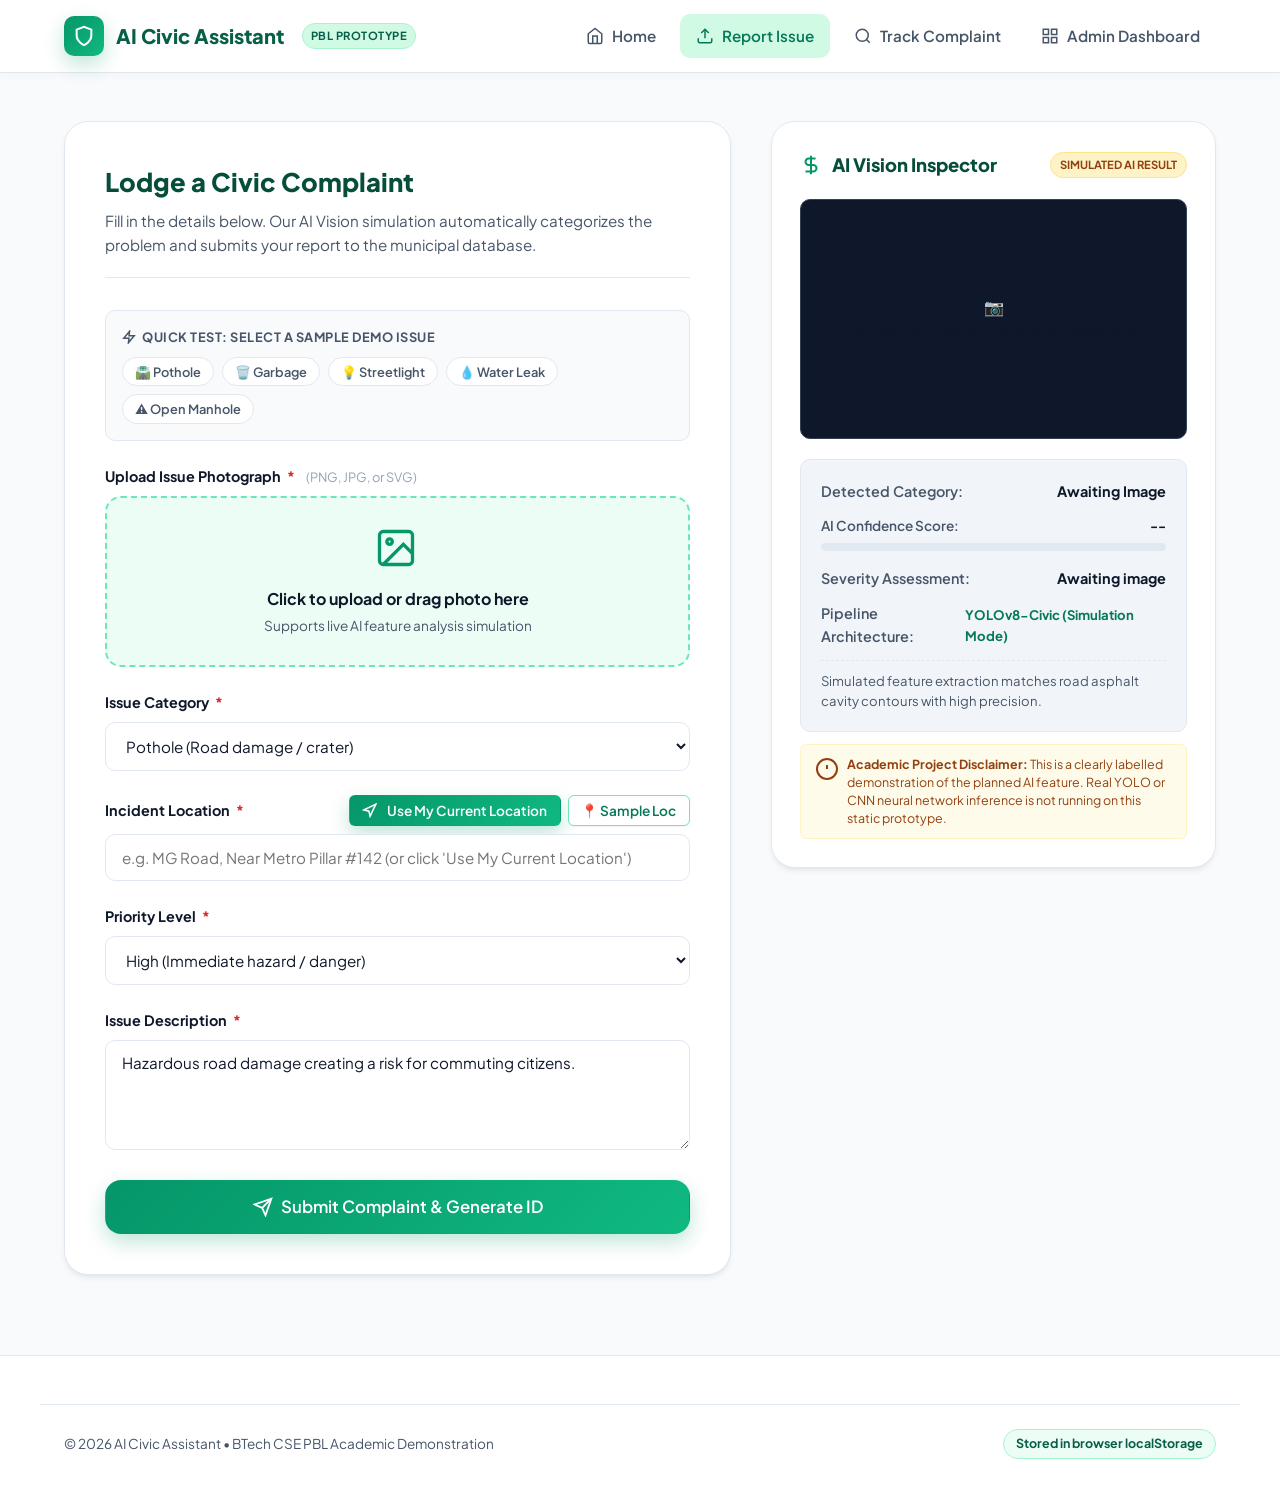
<file: report.html>
<!DOCTYPE html>
<html lang="en">
<head>
  <meta charset="UTF-8">
  <meta name="viewport" content="width=device-width, initial-scale=1.0">
  <title>Report an Issue | AI Civic Assistant</title>
  <meta name="description" content="Report municipal issues such as potholes, garbage piles, damaged streetlights, water leaks, and open manholes using AI Civic Assistant.">
  
  <!-- Google Fonts -->
  <link rel="preconnect" href="https://fonts.googleapis.com">
  <link rel="preconnect" href="https://fonts.gstatic.com" crossorigin>
  <link href="https://fonts.googleapis.com/css2?family=Plus+Jakarta+Sans:wght@400;500;600;700;800&family=Inter:wght@400;500;600;700&display=swap" rel="stylesheet">
  
  <!-- Stylesheet -->
  <link rel="stylesheet" href="css/style.css">
</head>
<body id="page-report">

  <!-- =========================================================================
       Site Header / Navigation Bar
       ========================================================================= -->
  <header class="site-header">
    <div class="container nav-container">
      <a href="index.html" class="brand-logo" id="brand-logo">
        <div class="brand-icon">
          <svg width="22" height="22" viewBox="0 0 24 24" fill="none" stroke="currentColor" stroke-width="2.2">
            <path d="M12 22s8-4 8-10V5l-8-3-8 3v7c0 6 8 10 8 10z"></path>
          </svg>
        </div>
        <span>AI Civic Assistant</span>
        <span class="brand-badge">PBL Prototype</span>
      </a>

      <!-- Mobile Toggle -->
      <button class="mobile-nav-toggle" aria-label="Toggle navigation" id="nav-toggle-btn">
        <svg width="24" height="24" viewBox="0 0 24 24" fill="none" stroke="currentColor" stroke-width="2">
          <line x1="3" y1="12" x2="21" y2="12"></line>
          <line x1="3" y1="6" x2="21" y2="6"></line>
          <line x1="3" y1="18" x2="21" y2="18"></line>
        </svg>
      </button>

      <!-- Navigation Links -->
      <ul class="nav-links" id="main-nav-links">
        <li class="nav-item">
          <a href="index.html" id="nav-home">
            <svg width="18" height="18" viewBox="0 0 24 24" fill="none" stroke="currentColor" stroke-width="2">
              <path d="M3 9l9-7 9 7v11a2 2 0 0 1-2 2H5a2 2 0 0 1-2-2z"></path>
              <polyline points="9 22 9 12 15 12 15 22"></polyline>
            </svg>
            Home
          </a>
        </li>
        <li class="nav-item">
          <a href="report.html" class="active" id="nav-report">
            <svg width="18" height="18" viewBox="0 0 24 24" fill="none" stroke="currentColor" stroke-width="2">
              <path d="M21 15v4a2 2 0 0 1-2 2H5a2 2 0 0 1-2-2v-4"></path>
              <polyline points="17 8 12 3 7 8"></polyline>
              <line x1="12" y1="3" x2="12" y2="15"></line>
            </svg>
            Report Issue
          </a>
        </li>
        <li class="nav-item">
          <a href="track.html" id="nav-track">
            <svg width="18" height="18" viewBox="0 0 24 24" fill="none" stroke="currentColor" stroke-width="2">
              <circle cx="11" cy="11" r="8"></circle>
              <line x1="21" y1="21" x2="16.65" y2="16.65"></line>
            </svg>
            Track Complaint
          </a>
        </li>
        <li class="nav-item">
          <a href="admin.html" id="nav-admin">
            <svg width="18" height="18" viewBox="0 0 24 24" fill="none" stroke="currentColor" stroke-width="2">
              <rect x="3" y="3" width="7" height="7"></rect>
              <rect x="14" y="3" width="7" height="7"></rect>
              <rect x="14" y="14" width="7" height="7"></rect>
              <rect x="3" y="14" width="7" height="7"></rect>
            </svg>
            Admin Dashboard
          </a>
        </li>
      </ul>
    </div>
  </header>

  <!-- =========================================================================
       Report Issue Form + AI Image Analysis Section
       ========================================================================= -->
  <main class="form-page-layout">
    <div class="container">
      <div class="form-grid">

        <!-- Left Column: Citizen Grievance Form -->
        <div class="form-card">
          <div class="form-header">
            <h2>Lodge a Civic Complaint</h2>
            <p style="color: var(--text-muted); font-size: 0.95rem;">
              Fill in the details below. Our AI Vision simulation automatically categorizes the problem 
              and submits your report to the municipal database.
            </p>
          </div>

          <!-- Quick Sample Presets (for instant review testing) -->
          <div class="sample-presets-box">
            <div class="sample-presets-title">
              <svg width="14" height="14" viewBox="0 0 24 24" fill="none" stroke="currentColor" stroke-width="2.5">
                <polygon points="13 2 3 14 12 14 11 22 21 10 12 10 13 2"></polygon>
              </svg>
              Quick Test: Select a Sample Demo Issue
            </div>
            <div class="sample-preset-chips">
              <button type="button" class="chip-btn chip-preset-btn" data-preset="pothole" id="preset-pothole">
                🛣️ Pothole
              </button>
              <button type="button" class="chip-btn chip-preset-btn" data-preset="garbage" id="preset-garbage">
                🗑️ Garbage
              </button>
              <button type="button" class="chip-btn chip-preset-btn" data-preset="streetlight" id="preset-streetlight">
                💡 Streetlight
              </button>
              <button type="button" class="chip-btn chip-preset-btn" data-preset="water_leak" id="preset-water">
                💧 Water Leak
              </button>
              <button type="button" class="chip-btn chip-preset-btn" data-preset="manhole" id="preset-manhole">
                ⚠️ Open Manhole
              </button>
            </div>
          </div>

          <form id="report-issue-form" style="margin-top: 1.5rem;">
            <!-- 1. Image Upload Dropzone -->
            <div class="form-group">
              <label class="form-label">
                Upload Issue Photograph <span class="required">*</span>
                <span class="helper">(PNG, JPG, or SVG)</span>
              </label>

              <div class="upload-dropzone" id="upload-dropzone">
                <input 
                  type="file" 
                  id="issue-image-input" 
                  class="file-input-hidden" 
                  accept="image/*" 
                />
                <div class="upload-icon">
                  <svg width="44" height="44" viewBox="0 0 24 24" fill="none" stroke="currentColor" stroke-width="1.8">
                    <rect x="3" y="3" width="18" height="18" rx="2" ry="2"></rect>
                    <circle cx="8.5" cy="8.5" r="1.5"></circle>
                    <polyline points="21 15 16 10 5 21"></polyline>
                  </svg>
                </div>
                <div class="upload-title">Click to upload or drag photo here</div>
                <div class="upload-subtitle">Supports live AI feature analysis simulation</div>
              </div>
            </div>

            <!-- 2. Issue Category -->
            <div class="form-group">
              <label for="issue-category" class="form-label">
                Issue Category <span class="required">*</span>
              </label>
              <select id="issue-category" class="form-control" required>
                <option value="Pothole">Pothole (Road damage / crater)</option>
                <option value="Garbage">Garbage (Waste accumulation / overflow)</option>
                <option value="Streetlight">Streetlight (Broken luminaire / darkness)</option>
                <option value="Water Leakage">Water Leakage (Burst pipeline / flooding)</option>
                <option value="Open Manhole">Open Manhole (Missing cover / hazard)</option>
              </select>
            </div>

            <!-- 3. Location Field with Real GPS Capture -->
            <div class="form-group" id="location-form-group">
              <div style="display: flex; justify-content: space-between; align-items: center; margin-bottom: 0.5rem; flex-wrap: wrap; gap: 0.5rem;">
                <label for="issue-location" class="form-label" style="margin-bottom: 0;">
                  Incident Location <span class="required">*</span>
                </label>
                <div style="display: flex; gap: 0.4rem; flex-wrap: wrap;">
                  <button type="button" class="btn btn-primary btn-sm" id="use-gps-loc-btn" title="Capture real GPS coordinates from browser Geolocation API">
                    <svg width="15" height="15" viewBox="0 0 24 24" fill="none" stroke="currentColor" stroke-width="2.5" style="margin-right: 2px;">
                      <polygon points="3 11 22 2 13 21 11 13 3 11"></polygon>
                    </svg>
                    Use My Current Location
                  </button>
                  <button type="button" class="btn btn-secondary btn-sm" id="fill-sample-loc-btn" title="Insert realistic sample address">
                    📍 Sample Loc
                  </button>
                </div>
              </div>

              <input 
                type="text" 
                id="issue-location" 
                class="form-control" 
                placeholder="e.g. MG Road, Near Metro Pillar #142 (or click 'Use My Current Location')" 
                required 
              />

              <!-- Real GPS Status & Coordinates Display Box -->
              <div id="gps-status-box" style="display: none; margin-top: 0.75rem;"></div>
            </div>

            <!-- 4. Priority Dropdown -->
            <div class="form-group">
              <label for="issue-priority" class="form-label">
                Priority Level <span class="required">*</span>
              </label>
              <select id="issue-priority" class="form-control" required>
                <option value="Low">Low (Minor inconvenience)</option>
                <option value="Medium">Medium (Affecting neighborhood traffic)</option>
                <option value="High" selected>High (Immediate hazard / danger)</option>
              </select>
            </div>

            <!-- 5. Issue Description -->
            <div class="form-group">
              <label for="issue-description" class="form-label">
                Issue Description <span class="required">*</span>
              </label>
              <textarea 
                id="issue-description" 
                class="form-control" 
                rows="4" 
                placeholder="Describe the problem, severity, and any hazards observed..." 
                required
              >Hazardous road damage creating a risk for commuting citizens.</textarea>
            </div>

            <!-- Submit Button -->
            <button type="submit" class="btn btn-primary btn-lg" style="width: 100%;" id="submit-complaint-btn">
              <svg width="20" height="20" viewBox="0 0 24 24" fill="none" stroke="currentColor" stroke-width="2.2">
                <line x1="22" y1="2" x2="11" y2="13"></line>
                <polygon points="22 2 15 22 11 13 2 9 22 2"></polygon>
              </svg>
              Submit Complaint &amp; Generate ID
            </button>
          </form>
        </div>

        <!-- Right Column: AI Image Analysis Section (Simulated AI Result) -->
        <aside class="ai-preview-card" id="ai-inspection-section">
          <div class="ai-card-header">
            <div class="ai-header-left">
              <svg class="ai-sparkle-icon" width="22" height="22" viewBox="0 0 24 24" fill="none" stroke="currentColor" stroke-width="2.2">
                <path d="M12 2v20M17 5H9.5a3.5 3.5 0 0 0 0 7h5a3.5 3.5 0 0 1 0 7H6"></path>
              </svg>
              <h3 style="font-size: 1.15rem; font-weight: 800; color: var(--primary-900);">AI Vision Inspector</h3>
            </div>
            <span class="ai-badge-simulated">Simulated AI Result</span>
          </div>

          <!-- Image Scanning Viewport with Laser Beam & Bounding Box -->
         <div class="ai-viewport" id="ai-viewport">
  <div id="ai-placeholder" style="text-align:center; padding:40px 20px;">
    <p>📷</p>
    <p>Upload an image to begin AI detection</p>
  </div>
</div>

          <!-- AI Model Metrics Panel -->
          <div class="ai-results-panel">
            <div class="ai-metric-row">
              <span class="ai-metric-label">Detected Category:</span>
              <span class="ai-metric-value" id="ai-detected-category">Awaiting Image</span>
            </div>

            <div class="confidence-bar-wrap">
  <div class="confidence-bar-header">
    <span class="ai-metric-label">AI Confidence Score:</span>
    <span class="ai-metric-value" id="ai-confidence-val">--</span>
  </div>

  <div class="confidence-track">
    <div class="confidence-fill" id="ai-confidence-fill" style="width: 0%;"></div>
  </div>
</div>

<div class="ai-metric-row">
  <span class="ai-metric-label">Severity Assessment:</span>
  <span class="ai-metric-value" id="ai-priority-score">Awaiting image</span>
</div>
            <div class="ai-metric-row" style="margin-bottom: 0;">
              <span class="ai-metric-label">Pipeline Architecture:</span>
              <span class="ai-metric-value" style="font-size: 0.82rem; color: var(--primary-700);">YOLOv8-Civic (Simulation Mode)</span>
            </div>

            <div style="font-size: 0.82rem; color: var(--text-muted); margin-top: 0.75rem; line-height: 1.5; border-top: 1px dashed var(--border-light); padding-top: 0.65rem;" id="ai-note-text">
              Simulated feature extraction matches road asphalt cavity contours with high precision.
            </div>
          </div>

          <!-- Clear Demonstration Disclaimer Banner -->
          <div class="ai-disclaimer-box">
            <svg width="24" height="24" viewBox="0 0 24 24" fill="none" stroke="#92400e" stroke-width="2" style="flex-shrink: 0; margin-top: 2px;">
              <circle cx="12" cy="12" r="10"></circle>
              <line x1="12" y1="8" x2="12" y2="12"></line>
              <line x1="12" y1="16" x2="12.01" y2="16"></line>
            </svg>
            <div>
              <strong>Academic Project Disclaimer:</strong> This is a clearly labelled demonstration of the planned AI feature. 
              Real YOLO or CNN neural network inference is not running on this static prototype.
            </div>
          </div>
        </aside>

      </div>
    </div>
  </main>

  <!-- =========================================================================
       Success Modal (Appears after submission with generated Complaint ID)
       ========================================================================= -->
  <div class="modal-overlay" id="success-modal">
    <div class="modal-card">
      <div class="modal-success-icon">
        <svg width="36" height="36" viewBox="0 0 24 24" fill="none" stroke="currentColor" stroke-width="2.5">
          <polyline points="20 6 9 17 4 12"></polyline>
        </svg>
      </div>

      <h3 class="modal-title">Complaint Registered!</h3>
      <p class="modal-text">
        Your complaint has been validated and recorded into the civic tracking system. 
        Save your Complaint ID to track status updates.
      </p>

      <div class="id-display-box">
        <span class="id-display-code" id="modal-complaint-id">CIVIC-2026-XXXX</span>
        <button type="button" class="btn btn-secondary btn-sm" onclick="copyComplaintId(document.getElementById('modal-complaint-id').textContent)">
          Copy ID
        </button>
      </div>

      <div class="modal-actions">
        <a href="track.html" class="btn btn-primary" id="modal-track-link">
          🔍 Track This Complaint
        </a>
        <button type="button" class="btn btn-outline" onclick="document.getElementById('success-modal').classList.remove('active')">
          Close
        </button>
      </div>
    </div>
  </div>

  <!-- =========================================================================
       Footer
       ========================================================================= -->
  <footer class="site-footer">
    <div class="container footer-bottom">
      <div>&copy; 2026 AI Civic Assistant &bull; BTech CSE PBL Academic Demonstration</div>
      <div class="college-badge">Stored in browser localStorage</div>
    </div>
  </footer>

  <!-- Scripts -->
  <script src="js/storage.js"></script>
  <script src="app.js"></script>
</body>
</html>
</file>
<file: css/style.css>
/* ==========================================================================
   AI Civic Assistant - Modern Civic-Tech Stylesheet
   Green & White Theme | Responsive | BTech CSE PBL Prototype
   ========================================================================== */

/* --------------------------------------------------------------------------
   1. CSS Custom Properties / Design Tokens
   -------------------------------------------------------------------------- */
:root {
  /* Brand Green Palette */
  --primary-50: #ecfdf5;
  --primary-100: #d1fae5;
  --primary-200: #a7f3d0;
  --primary-300: #6ee7b7;
  --primary-400: #34d399;
  --primary-500: #10b981;
  --primary-600: #059669; /* Main Brand Green */
  --primary-700: #047857; /* Dark Forest Green */
  --primary-800: #065f46;
  --primary-900: #064e3b;

  /* Accent & Gradients */
  --accent-teal: #14b8a6;
  --gradient-primary: linear-gradient(135deg, #059669 0%, #10b981 100%);
  --gradient-hero: linear-gradient(135deg, #ecfdf5 0%, #f0fdf4 50%, #ffffff 100%);
  --gradient-card-glow: linear-gradient(180deg, rgba(16, 185, 129, 0.04) 0%, rgba(255, 255, 255, 0) 100%);

  /* Neutrals */
  --bg-page: #f8fafc;
  --bg-surface: #ffffff;
  --bg-subtle: #f1f5f9;
  --text-main: #0f172a;
  --text-muted: #475569;
  --text-light: #94a3b8;
  --border-light: #e2e8f0;
  --border-focus: #10b981;

  /* Civic Status Badges */
  --status-pending: #d97706;
  --status-pending-bg: #fef3c7;
  --status-pending-border: #fde68a;

  --status-progress: #2563eb;
  --status-progress-bg: #dbeafe;
  --status-progress-border: #bfdbfe;

  --status-resolved: #059669;
  --status-resolved-bg: #d1fae5;
  --status-resolved-border: #a7f3d0;

  /* Priority Colors */
  --priority-high: #dc2626;
  --priority-high-bg: #fee2e2;
  --priority-med: #ea580c;
  --priority-med-bg: #ffedd5;
  --priority-low: #16a34a;
  --priority-low-bg: #dcfce7;

  /* Elevations */
  --shadow-sm: 0 1px 2px 0 rgba(0, 0, 0, 0.05);
  --shadow-md: 0 4px 6px -1px rgba(0, 0, 0, 0.07), 0 2px 4px -2px rgba(0, 0, 0, 0.05);
  --shadow-lg: 0 10px 25px -3px rgba(5, 150, 105, 0.1), 0 4px 6px -4px rgba(0, 0, 0, 0.05);
  --shadow-xl: 0 20px 25px -5px rgba(15, 23, 42, 0.08), 0 8px 10px -6px rgba(0, 0, 0, 0.04);
  --shadow-emerald: 0 8px 20px rgba(5, 150, 105, 0.25);

  /* Radius */
  --radius-sm: 6px;
  --radius-md: 10px;
  --radius-lg: 16px;
  --radius-xl: 24px;
  --radius-pill: 9999px;

  /* Transitions */
  --transition: all 0.2s cubic-bezier(0.4, 0, 0.2, 1);
  --transition-smooth: all 0.3s cubic-bezier(0.16, 1, 0.3, 1);
}

/* --------------------------------------------------------------------------
   2. Base & Typography
   -------------------------------------------------------------------------- */
* {
  margin: 0;
  padding: 0;
  box-sizing: border-box;
}

html {
  scroll-behavior: smooth;
  font-size: 16px;
}

body {
  font-family: 'Plus Jakarta Sans', 'Inter', system-ui, -apple-system, BlinkMacSystemFont, 'Segoe UI', Roboto, sans-serif;
  background-color: var(--bg-page);
  color: var(--text-main);
  line-height: 1.6;
  -webkit-font-smoothing: antialiased;
  min-height: 100vh;
  display: flex;
  flex-direction: column;
}

img, svg {
  display: block;
  max-width: 100%;
}

a {
  color: inherit;
  text-decoration: none;
  transition: var(--transition);
}

button, input, select, textarea {
  font-family: inherit;
  font-size: 1rem;
}

/* Container */
.container {
  width: 100%;
  max-width: 1200px;
  margin: 0 auto;
  padding: 0 1.5rem;
}

/* --------------------------------------------------------------------------
   3. Header & Navigation Bar
   -------------------------------------------------------------------------- */
.site-header {
  background: rgba(255, 255, 255, 0.95);
  backdrop-filter: blur(12px);
  -webkit-backdrop-filter: blur(12px);
  border-bottom: 1px solid var(--border-light);
  position: sticky;
  top: 0;
  z-index: 1000;
  box-shadow: 0 2px 10px rgba(0, 0, 0, 0.03);
}

.nav-container {
  display: flex;
  align-items: center;
  justify-content: space-between;
  height: 72px;
}

.brand-logo {
  display: flex;
  align-items: center;
  gap: 0.75rem;
  font-weight: 800;
  font-size: 1.25rem;
  color: var(--primary-800);
}

.brand-icon {
  width: 40px;
  height: 40px;
  background: var(--gradient-primary);
  border-radius: var(--radius-md);
  display: flex;
  align-items: center;
  justify-content: center;
  color: #ffffff;
  box-shadow: var(--shadow-emerald);
}

.brand-badge {
  font-size: 0.7rem;
  font-weight: 700;
  text-transform: uppercase;
  letter-spacing: 0.5px;
  background: var(--primary-100);
  color: var(--primary-800);
  padding: 0.2rem 0.5rem;
  border-radius: var(--radius-pill);
  border: 1px solid var(--primary-200);
  margin-left: 0.35rem;
}

.nav-links {
  display: flex;
  align-items: center;
  gap: 0.5rem;
  list-style: none;
}

.nav-item a {
  display: flex;
  align-items: center;
  gap: 0.5rem;
  padding: 0.6rem 1rem;
  border-radius: var(--radius-md);
  font-weight: 600;
  font-size: 0.95rem;
  color: var(--text-muted);
}

.nav-item a:hover {
  color: var(--primary-700);
  background-color: var(--primary-50);
}

.nav-item a.active {
  color: var(--primary-700);
  background-color: var(--primary-100);
}

.nav-cta-btn {
  background: var(--gradient-primary) !important;
  color: #ffffff !important;
  box-shadow: 0 4px 12px rgba(5, 150, 105, 0.2);
}

.nav-cta-btn:hover {
  transform: translateY(-1px);
  box-shadow: 0 6px 16px rgba(5, 150, 105, 0.3);
}

/* Mobile Toggle */
.mobile-nav-toggle {
  display: none;
  background: none;
  border: none;
  padding: 0.5rem;
  cursor: pointer;
  color: var(--text-main);
  border-radius: var(--radius-sm);
}

/* --------------------------------------------------------------------------
   4. Buttons & Badges
   -------------------------------------------------------------------------- */
.btn {
  display: inline-flex;
  align-items: center;
  justify-content: center;
  gap: 0.5rem;
  padding: 0.75rem 1.4rem;
  font-weight: 600;
  font-size: 0.95rem;
  border-radius: var(--radius-md);
  cursor: pointer;
  border: 1px solid transparent;
  transition: var(--transition-smooth);
  text-align: center;
}

.btn-primary {
  background: var(--gradient-primary);
  color: #ffffff;
  box-shadow: var(--shadow-emerald);
}

.btn-primary:hover {
  transform: translateY(-2px);
  box-shadow: 0 10px 22px rgba(5, 150, 105, 0.35);
  color: #ffffff;
}

.btn-secondary {
  background: #ffffff;
  color: var(--primary-700);
  border: 1.5px solid var(--primary-300);
  box-shadow: var(--shadow-sm);
}

.btn-secondary:hover {
  background: var(--primary-50);
  border-color: var(--primary-600);
  transform: translateY(-1px);
}

.btn-outline {
  background: transparent;
  color: var(--text-muted);
  border: 1px solid var(--border-light);
}

.btn-outline:hover {
  background: var(--bg-subtle);
  color: var(--text-main);
  border-color: #cbd5e1;
}

.btn-danger {
  background: #fee2e2;
  color: #b91c1c;
  border: 1px solid #fecaca;
}

.btn-danger:hover {
  background: #fca5a5;
  color: #991b1b;
}

.btn-sm {
  padding: 0.4rem 0.8rem;
  font-size: 0.85rem;
  border-radius: var(--radius-sm);
}

.btn-lg {
  padding: 0.95rem 1.8rem;
  font-size: 1.05rem;
  border-radius: var(--radius-lg);
}

/* Badges */
.badge {
  display: inline-flex;
  align-items: center;
  gap: 0.35rem;
  padding: 0.3rem 0.75rem;
  border-radius: var(--radius-pill);
  font-size: 0.8rem;
  font-weight: 700;
  letter-spacing: 0.2px;
}

.badge-pending {
  background: var(--status-pending-bg);
  color: var(--status-pending);
  border: 1px solid var(--status-pending-border);
}

.badge-progress {
  background: var(--status-progress-bg);
  color: var(--status-progress);
  border: 1px solid var(--status-progress-border);
}

.badge-resolved {
  background: var(--status-resolved-bg);
  color: var(--status-resolved);
  border: 1px solid var(--status-resolved-border);
}

/* Priority Badges */
.badge-priority-high {
  background: var(--priority-high-bg);
  color: var(--priority-high);
  border: 1px solid #fca5a5;
}

.badge-priority-medium {
  background: var(--priority-med-bg);
  color: var(--priority-med);
  border: 1px solid #fdba74;
}

.badge-priority-low {
  background: var(--priority-low-bg);
  color: var(--priority-low);
  border: 1px solid #86efac;
}

/* Category Badges */
.badge-category {
  background: var(--bg-subtle);
  color: var(--text-muted);
  border: 1px solid var(--border-light);
  font-weight: 600;
}

/* --------------------------------------------------------------------------
   5. Hero Section (Homepage)
   -------------------------------------------------------------------------- */
.hero-section {
  background: var(--gradient-hero);
  border-bottom: 1px solid var(--border-light);
  padding: 4.5rem 0 3.5rem;
  position: relative;
  overflow: hidden;
}

.hero-section::before {
  content: '';
  position: absolute;
  top: -100px;
  right: -80px;
  width: 400px;
  height: 400px;
  background: radial-gradient(circle, rgba(52, 211, 153, 0.2) 0%, rgba(255, 255, 255, 0) 70%);
  border-radius: 50%;
  pointer-events: none;
}

.hero-content {
  text-align: center;
  max-width: 820px;
  margin: 0 auto;
}

.hero-chip {
  display: inline-flex;
  align-items: center;
  gap: 0.5rem;
  background: #ffffff;
  border: 1px solid var(--primary-200);
  padding: 0.4rem 1.1rem;
  border-radius: var(--radius-pill);
  color: var(--primary-800);
  font-weight: 700;
  font-size: 0.85rem;
  box-shadow: var(--shadow-sm);
  margin-bottom: 1.5rem;
  animation: pulseSubtle 3s infinite;
}

.hero-title {
  font-size: 3rem;
  font-weight: 800;
  line-height: 1.15;
  color: var(--primary-900);
  margin-bottom: 1.25rem;
  letter-spacing: -0.02em;
}

.hero-title .highlight {
  background: linear-gradient(120deg, #059669 0%, #10b981 100%);
  -webkit-background-clip: text;
  -webkit-text-fill-color: transparent;
}

.hero-tagline {
  font-size: 1.35rem;
  font-weight: 700;
  color: var(--primary-700);
  margin-bottom: 1rem;
}

.hero-description {
  font-size: 1.1rem;
  color: var(--text-muted);
  max-width: 680px;
  margin: 0 auto 2.25rem;
  line-height: 1.7;
}

.hero-actions {
  display: flex;
  align-items: center;
  justify-content: center;
  gap: 1rem;
  flex-wrap: wrap;
}

/* --------------------------------------------------------------------------
   6. Statistic Cards
   -------------------------------------------------------------------------- */
.stats-section {
  margin-top: -2.5rem;
  position: relative;
  z-index: 10;
  margin-bottom: 4rem;
}

.stats-grid {
  display: grid;
  grid-template-columns: repeat(3, 1fr);
  gap: 1.5rem;
}

.stat-card {
  background: var(--bg-surface);
  border: 1px solid var(--border-light);
  border-radius: var(--radius-lg);
  padding: 1.75rem 1.5rem;
  box-shadow: var(--shadow-md);
  display: flex;
  align-items: center;
  gap: 1.25rem;
  transition: var(--transition-smooth);
}

.stat-card:hover {
  transform: translateY(-4px);
  box-shadow: var(--shadow-lg);
  border-color: var(--primary-300);
}

.stat-icon {
  width: 56px;
  height: 56px;
  border-radius: var(--radius-md);
  display: flex;
  align-items: center;
  justify-content: center;
  font-size: 1.5rem;
  flex-shrink: 0;
}

.stat-icon.total {
  background: var(--primary-100);
  color: var(--primary-700);
}

.stat-icon.pending {
  background: var(--status-pending-bg);
  color: var(--status-pending);
}

.stat-icon.resolved {
  background: var(--status-resolved-bg);
  color: var(--status-resolved);
}

.stat-number {
  font-size: 2.25rem;
  font-weight: 800;
  line-height: 1;
  color: var(--text-main);
  margin-bottom: 0.35rem;
}

.stat-label {
  font-size: 0.9rem;
  font-weight: 600;
  color: var(--text-muted);
}

/* --------------------------------------------------------------------------
   7. How It Works - 3 Step Process
   -------------------------------------------------------------------------- */
.process-section {
  padding: 3rem 0 5rem;
}

.section-header {
  text-align: center;
  max-width: 650px;
  margin: 0 auto 3.5rem;
}

.section-badge {
  display: inline-block;
  background: var(--primary-100);
  color: var(--primary-800);
  font-size: 0.75rem;
  font-weight: 700;
  text-transform: uppercase;
  letter-spacing: 1px;
  padding: 0.35rem 0.9rem;
  border-radius: var(--radius-pill);
  margin-bottom: 0.85rem;
}

.section-title {
  font-size: 2.2rem;
  font-weight: 800;
  color: var(--text-main);
  margin-bottom: 0.75rem;
  letter-spacing: -0.01em;
}

.section-subtitle {
  font-size: 1.05rem;
  color: var(--text-muted);
}

.steps-grid {
  display: grid;
  grid-template-columns: repeat(3, 1fr);
  gap: 2rem;
  position: relative;
}

.step-card {
  background: var(--bg-surface);
  border: 1px solid var(--border-light);
  border-radius: var(--radius-lg);
  padding: 2.25rem 1.75rem;
  box-shadow: var(--shadow-sm);
  position: relative;
  transition: var(--transition-smooth);
  display: flex;
  flex-direction: column;
}

.step-card:hover {
  transform: translateY(-5px);
  border-color: var(--primary-400);
  box-shadow: var(--shadow-lg);
}

.step-number-badge {
  position: absolute;
  top: -14px;
  left: 24px;
  width: 32px;
  height: 32px;
  background: var(--primary-700);
  color: #ffffff;
  border-radius: 50%;
  display: flex;
  align-items: center;
  justify-content: center;
  font-weight: 800;
  font-size: 0.9rem;
  box-shadow: 0 4px 10px rgba(5, 150, 105, 0.4);
}

.step-icon-wrap {
  width: 60px;
  height: 60px;
  background: var(--primary-50);
  border: 1.5px solid var(--primary-200);
  border-radius: var(--radius-md);
  display: flex;
  align-items: center;
  justify-content: center;
  color: var(--primary-700);
  margin-bottom: 1.5rem;
}

.step-title {
  font-size: 1.3rem;
  font-weight: 700;
  color: var(--text-main);
  margin-bottom: 0.75rem;
}

.step-description {
  font-size: 0.95rem;
  color: var(--text-muted);
  line-height: 1.6;
}

/* --------------------------------------------------------------------------
   8. Forms & Inputs (Report Issue)
   -------------------------------------------------------------------------- */
.form-page-layout {
  padding: 3rem 0 5rem;
}

.form-grid {
  display: grid;
  grid-template-columns: 1.2fr 0.8fr;
  gap: 2.5rem;
  align-items: start;
}

.form-card {
  background: var(--bg-surface);
  border: 1px solid var(--border-light);
  border-radius: var(--radius-xl);
  padding: 2.5rem;
  box-shadow: var(--shadow-md);
}

.form-header {
  margin-bottom: 2rem;
  padding-bottom: 1.25rem;
  border-bottom: 1px solid var(--border-light);
}

.form-header h2 {
  font-size: 1.6rem;
  font-weight: 800;
  color: var(--primary-900);
  margin-bottom: 0.35rem;
}

.form-group {
  margin-bottom: 1.5rem;
}

.form-label {
  display: block;
  font-weight: 700;
  font-size: 0.9rem;
  color: var(--text-main);
  margin-bottom: 0.5rem;
}

.form-label .required {
  color: var(--priority-high);
  margin-left: 0.2rem;
}

.form-label .helper {
  font-weight: 400;
  color: var(--text-light);
  font-size: 0.8rem;
  margin-left: 0.5rem;
}

.form-control {
  width: 100%;
  padding: 0.8rem 1rem;
  font-size: 0.95rem;
  border: 1.5px solid var(--border-light);
  border-radius: var(--radius-md);
  background: #ffffff;
  color: var(--text-main);
  transition: var(--transition);
  outline: none;
}

.form-control:focus {
  border-color: var(--primary-500);
  box-shadow: 0 0 0 3.5px rgba(16, 185, 129, 0.15);
}

textarea.form-control {
  min-height: 110px;
  resize: vertical;
}

/* Upload Dropzone */
.upload-dropzone {
  border: 2px dashed var(--primary-300);
  background: var(--primary-50);
  border-radius: var(--radius-lg);
  padding: 1.75rem 1.25rem;
  text-align: center;
  cursor: pointer;
  transition: var(--transition-smooth);
  position: relative;
}

.upload-dropzone:hover, .upload-dropzone.dragover {
  border-color: var(--primary-600);
  background: #e6fcf5;
}

.upload-icon {
  width: 48px;
  height: 48px;
  margin: 0 auto 0.75rem;
  color: var(--primary-600);
}

.upload-title {
  font-weight: 700;
  font-size: 1rem;
  color: var(--text-main);
  margin-bottom: 0.25rem;
}

.upload-subtitle {
  font-size: 0.85rem;
  color: var(--text-muted);
}

.file-input-hidden {
  position: absolute;
  top: 0;
  left: 0;
  width: 100%;
  height: 100%;
  opacity: 0;
  cursor: pointer;
}

/* Sample Quick Buttons */
.sample-presets-box {
  margin-top: 1rem;
  padding: 1rem;
  background: #f8fafc;
  border-radius: var(--radius-md);
  border: 1px solid var(--border-light);
}

.sample-presets-title {
  font-size: 0.8rem;
  font-weight: 700;
  text-transform: uppercase;
  color: var(--text-muted);
  letter-spacing: 0.5px;
  margin-bottom: 0.6rem;
  display: flex;
  align-items: center;
  gap: 0.4rem;
}

.sample-preset-chips {
  display: flex;
  flex-wrap: wrap;
  gap: 0.5rem;
}

.chip-btn {
  background: #ffffff;
  border: 1px solid var(--border-light);
  padding: 0.35rem 0.75rem;
  border-radius: var(--radius-pill);
  font-size: 0.8rem;
  font-weight: 600;
  color: var(--text-muted);
  cursor: pointer;
  transition: var(--transition);
}

.chip-btn:hover {
  background: var(--primary-100);
  border-color: var(--primary-300);
  color: var(--primary-800);
}

/* Location Helper Button */
.input-with-button {
  display: flex;
  gap: 0.5rem;
}

.input-with-button .form-control {
  flex: 1;
}

/* Real GPS Location Capture Styles */
.gps-status-card {
  border-radius: var(--radius-md);
  padding: 0.85rem 1rem;
  font-size: 0.88rem;
  border: 1px solid var(--border-light);
  background: var(--bg-surface);
  transition: var(--transition-smooth);
}

.gps-status-card.loading {
  background: #f0fdf4;
  border-color: #bbf7d0;
  color: #166534;
  display: flex;
  align-items: center;
  gap: 0.75rem;
}

.gps-spinner {
  width: 18px;
  height: 18px;
  border: 2.5px solid rgba(22, 101, 52, 0.2);
  border-top-color: #16a34a;
  border-radius: 50%;
  animation: spin 0.8s linear infinite;
  flex-shrink: 0;
}

@keyframes spin {
  to { transform: rotate(360deg); }
}

.gps-status-card.success {
  background: #ecfdf5;
  border: 1.5px solid #a7f3d0;
  color: #065f46;
}

.gps-coord-value {
  font-family: ui-monospace, SFMono-Regular, Menlo, Monaco, Consolas, monospace;
  font-weight: 700;
  font-size: 0.95rem;
  color: #047857;
}

.gps-status-card.error {
  background: #fef2f2;
  border: 1.5px solid #fecaca;
  color: #991b1b;
}

.gps-error-header {
  font-weight: 700;
  display: flex;
  align-items: center;
  gap: 0.4rem;
  margin-bottom: 0.25rem;
}

.gps-actions-row {
  display: flex;
  align-items: center;
  gap: 0.6rem;
  margin-top: 0.5rem;
  flex-wrap: wrap;
}


/* --------------------------------------------------------------------------
   9. AI Image Analysis Card (Interactive Simulator)
   -------------------------------------------------------------------------- */
.ai-preview-card {
  background: var(--bg-surface);
  border: 1px solid var(--border-light);
  border-radius: var(--radius-xl);
  padding: 1.75rem;
  box-shadow: var(--shadow-md);
  position: sticky;
  top: 96px;
}

.ai-card-header {
  display: flex;
  align-items: center;
  justify-content: space-between;
  margin-bottom: 1.25rem;
}

.ai-header-left {
  display: flex;
  align-items: center;
  gap: 0.6rem;
}

.ai-sparkle-icon {
  color: var(--primary-600);
  animation: rotateSparkle 8s linear infinite;
}

.ai-badge-simulated {
  background: #fef3c7;
  color: #92400e;
  border: 1px solid #fde68a;
  font-size: 0.7rem;
  font-weight: 700;
  text-transform: uppercase;
  padding: 0.2rem 0.55rem;
  border-radius: var(--radius-pill);
}

.ai-viewport {
  position: relative;
  width: 100%;
  height: 240px;
  border-radius: var(--radius-md);
  background: #0f172a;
  overflow: hidden;
  display: flex;
  align-items: center;
  justify-content: center;
  margin-bottom: 1.25rem;
  border: 1px solid #334155;
}

.ai-viewport img {
  width: 100%;
  height: 100%;
  object-fit: cover;
  transition: var(--transition);
}

.ai-empty-placeholder {
  text-align: center;
  color: #94a3b8;
  padding: 1rem;
}

.ai-empty-placeholder svg {
  margin: 0 auto 0.5rem;
  opacity: 0.6;
}

/* AI Laser Scanner Overlay */
.ai-scanner-line {
  position: absolute;
  top: 0;
  left: 0;
  width: 100%;
  height: 3px;
  background: linear-gradient(90deg, transparent, #34d399, #10b981, #34d399, transparent);
  box-shadow: 0 0 12px #10b981, 0 0 20px #34d399;
  animation: laserSweep 2.5s ease-in-out infinite alternate;
  pointer-events: none;
  z-index: 5;
}

/* Detection Bounding Box Overlay */
.ai-bounding-box {
  position: absolute;
  top: 25%;
  left: 20%;
  width: 60%;
  height: 55%;
  border: 2px dashed #10b981;
  background: rgba(16, 185, 129, 0.12);
  border-radius: var(--radius-sm);
  pointer-events: none;
  z-index: 4;
  box-shadow: 0 0 10px rgba(16, 185, 129, 0.3);
}

.ai-tag-floating {
  position: absolute;
  top: -12px;
  left: 8px;
  background: #10b981;
  color: #ffffff;
  font-size: 0.7rem;
  font-weight: 700;
  padding: 0.15rem 0.5rem;
  border-radius: 4px;
  letter-spacing: 0.3px;
}

/* AI Results Data Box */
.ai-results-panel {
  background: var(--bg-subtle);
  border-radius: var(--radius-md);
  padding: 1.25rem;
  border: 1px solid var(--border-light);
}

.ai-metric-row {
  display: flex;
  justify-content: space-between;
  align-items: center;
  margin-bottom: 0.75rem;
  font-size: 0.9rem;
}

.ai-metric-label {
  color: var(--text-muted);
  font-weight: 600;
}

.ai-metric-value {
  font-weight: 700;
  color: var(--text-main);
}

.confidence-bar-wrap {
  margin-top: 0.5rem;
  margin-bottom: 1rem;
}

.confidence-bar-header {
  display: flex;
  justify-content: space-between;
  font-size: 0.85rem;
  margin-bottom: 0.35rem;
  font-weight: 600;
}

.confidence-track {
  width: 100%;
  height: 8px;
  background: #e2e8f0;
  border-radius: var(--radius-pill);
  overflow: hidden;
}

.confidence-fill {
  height: 100%;
  background: var(--gradient-primary);
  border-radius: var(--radius-pill);
  transition: width 0.8s cubic-bezier(0.16, 1, 0.3, 1);
  box-shadow: 0 0 8px rgba(16, 185, 129, 0.4);
}

.ai-disclaimer-box {
  background: #fffbeb;
  border: 1px solid #fef3c7;
  border-radius: var(--radius-sm);
  padding: 0.65rem 0.85rem;
  font-size: 0.78rem;
  color: #92400e;
  line-height: 1.45;
  margin-top: 0.75rem;
  display: flex;
  gap: 0.5rem;
  align-items: flex-start;
}

/* --------------------------------------------------------------------------
   10. Track Complaint Page
   -------------------------------------------------------------------------- */
.track-page-layout {
  padding: 3rem 0 5rem;
}

.track-search-card {
  background: var(--bg-surface);
  border: 1px solid var(--border-light);
  border-radius: var(--radius-xl);
  padding: 2.25rem;
  box-shadow: var(--shadow-md);
  max-width: 750px;
  margin: 0 auto 2.5rem;
  text-align: center;
}

.track-input-group {
  display: flex;
  gap: 0.75rem;
  margin: 1.5rem 0 1rem;
}

.track-input-group input {
  flex: 1;
  padding: 0.85rem 1.25rem;
  font-size: 1.05rem;
  font-weight: 600;
  text-transform: uppercase;
  letter-spacing: 0.5px;
}

.quick-demo-ids {
  display: flex;
  align-items: center;
  justify-content: center;
  gap: 0.5rem;
  flex-wrap: wrap;
  font-size: 0.85rem;
  color: var(--text-muted);
}

.quick-id-tag {
  background: var(--bg-subtle);
  border: 1px solid var(--border-light);
  padding: 0.2rem 0.6rem;
  border-radius: var(--radius-sm);
  font-size: 0.8rem;
  font-weight: 700;
  color: var(--primary-700);
  cursor: pointer;
  transition: var(--transition);
}

.quick-id-tag:hover {
  background: var(--primary-100);
  border-color: var(--primary-300);
}

/* Tracking Result Card */
.track-result-card {
  background: var(--bg-surface);
  border: 1px solid var(--border-light);
  border-radius: var(--radius-xl);
  padding: 2.5rem;
  box-shadow: var(--shadow-lg);
  max-width: 900px;
  margin: 0 auto;
}

.track-result-header {
  display: flex;
  justify-content: space-between;
  align-items: flex-start;
  flex-wrap: wrap;
  gap: 1rem;
  padding-bottom: 1.5rem;
  border-bottom: 1px solid var(--border-light);
  margin-bottom: 2rem;
}

.complaint-id-large {
  font-size: 1.75rem;
  font-weight: 800;
  color: var(--primary-900);
  letter-spacing: -0.02em;
}

.complaint-meta-badges {
  display: flex;
  gap: 0.5rem;
  align-items: center;
  margin-top: 0.35rem;
}

/* 3-Stage Visual Stepper */
.status-stepper {
  display: flex;
  align-items: center;
  justify-content: space-between;
  position: relative;
  margin: 2.5rem 0 3rem;
  padding: 0 1rem;
}

.status-stepper::before {
  content: '';
  position: absolute;
  top: 24px;
  left: 10%;
  right: 10%;
  height: 4px;
  background: #e2e8f0;
  z-index: 1;
}

.status-stepper-progress {
  position: absolute;
  top: 24px;
  left: 10%;
  height: 4px;
  background: var(--gradient-primary);
  z-index: 2;
  transition: width 0.6s ease;
}

.stepper-stage {
  position: relative;
  z-index: 3;
  display: flex;
  flex-direction: column;
  align-items: center;
  text-align: center;
  width: 140px;
}

.stage-node {
  width: 48px;
  height: 48px;
  border-radius: 50%;
  background: #ffffff;
  border: 3px solid #cbd5e1;
  display: flex;
  align-items: center;
  justify-content: center;
  font-weight: 800;
  font-size: 1.1rem;
  color: #94a3b8;
  margin-bottom: 0.75rem;
  transition: var(--transition-smooth);
}

.stepper-stage.active .stage-node {
  border-color: var(--primary-600);
  background: var(--primary-600);
  color: #ffffff;
  box-shadow: 0 0 0 6px var(--primary-100);
}

.stepper-stage.completed .stage-node {
  border-color: var(--primary-500);
  background: var(--primary-500);
  color: #ffffff;
}

.stage-label {
  font-weight: 700;
  font-size: 0.95rem;
  color: var(--text-main);
  margin-bottom: 0.2rem;
}

.stage-sub {
  font-size: 0.75rem;
  color: var(--text-muted);
}

/* Complaint Detail Layout */
.track-detail-grid {
  display: grid;
  grid-template-columns: 280px 1fr;
  gap: 2rem;
  background: var(--bg-subtle);
  border-radius: var(--radius-lg);
  padding: 1.5rem;
  border: 1px solid var(--border-light);
  margin-bottom: 2rem;
}

.track-image-box {
  width: 100%;
  height: 200px;
  border-radius: var(--radius-md);
  overflow: hidden;
  background: #0f172a;
  border: 1px solid var(--border-light);
}

.track-image-box img {
  width: 100%;
  height: 100%;
  object-fit: cover;
}

.track-info-list {
  display: flex;
  flex-direction: column;
  gap: 0.85rem;
}

.track-info-row {
  display: flex;
  font-size: 0.92rem;
}

.track-info-label {
  width: 110px;
  font-weight: 700;
  color: var(--text-muted);
  flex-shrink: 0;
}

.track-info-value {
  color: var(--text-main);
  font-weight: 500;
}

/* History Log Timeline */
.history-timeline {
  margin-top: 2rem;
}

.history-timeline-title {
  font-size: 1.15rem;
  font-weight: 700;
  color: var(--text-main);
  margin-bottom: 1.25rem;
}

.timeline-items {
  display: flex;
  flex-direction: column;
  gap: 1rem;
  border-left: 2px solid var(--primary-200);
  padding-left: 1.5rem;
  margin-left: 0.75rem;
}

.timeline-item {
  position: relative;
}

.timeline-item::before {
  content: '';
  position: absolute;
  top: 5px;
  left: -1.95rem;
  width: 12px;
  height: 12px;
  border-radius: 50%;
  background: var(--primary-600);
  border: 2px solid #ffffff;
  box-shadow: 0 0 0 2px var(--primary-200);
}

.timeline-date {
  font-size: 0.8rem;
  font-weight: 700;
  color: var(--primary-700);
  margin-bottom: 0.2rem;
}

.timeline-text {
  font-size: 0.9rem;
  color: var(--text-muted);
}

/* --------------------------------------------------------------------------
   11. Admin Dashboard
   -------------------------------------------------------------------------- */
.admin-page-layout {
  padding: 3rem 0 5rem;
}

.admin-header-row {
  display: flex;
  justify-content: space-between;
  align-items: center;
  flex-wrap: wrap;
  gap: 1rem;
  margin-bottom: 2rem;
}

.admin-stats-row {
  display: grid;
  grid-template-columns: repeat(4, 1fr);
  gap: 1.25rem;
  margin-bottom: 2.5rem;
}

.admin-stat-card {
  background: var(--bg-surface);
  border: 1px solid var(--border-light);
  border-radius: var(--radius-lg);
  padding: 1.25rem 1.5rem;
  box-shadow: var(--shadow-sm);
  display: flex;
  align-items: center;
  justify-content: space-between;
}

.admin-stat-info h4 {
  font-size: 0.85rem;
  color: var(--text-muted);
  font-weight: 600;
  margin-bottom: 0.25rem;
}

.admin-stat-info .count {
  font-size: 1.85rem;
  font-weight: 800;
  color: var(--text-main);
}

/* Controls Toolbar */
.admin-toolbar {
  background: var(--bg-surface);
  border: 1px solid var(--border-light);
  border-radius: var(--radius-lg);
  padding: 1.25rem 1.5rem;
  margin-bottom: 1.5rem;
  display: flex;
  align-items: center;
  justify-content: space-between;
  gap: 1rem;
  flex-wrap: wrap;
  box-shadow: var(--shadow-sm);
}

.toolbar-filters {
  display: flex;
  align-items: center;
  gap: 1rem;
  flex-wrap: wrap;
}

.filter-select {
  padding: 0.55rem 0.9rem;
  border-radius: var(--radius-md);
  border: 1.5px solid var(--border-light);
  background: #ffffff;
  font-size: 0.9rem;
  font-weight: 600;
  color: var(--text-main);
  outline: none;
}

.filter-select:focus {
  border-color: var(--primary-500);
}

.search-input-wrap {
  position: relative;
  min-width: 260px;
}

.search-input-wrap input {
  width: 100%;
  padding: 0.55rem 0.9rem 0.55rem 2.25rem;
  border-radius: var(--radius-md);
  border: 1.5px solid var(--border-light);
  font-size: 0.9rem;
  outline: none;
}

.search-input-wrap svg {
  position: absolute;
  top: 50%;
  left: 0.75rem;
  transform: translateY(-50%);
  color: var(--text-light);
}

/* Data Table */
.table-card {
  background: var(--bg-surface);
  border: 1px solid var(--border-light);
  border-radius: var(--radius-xl);
  box-shadow: var(--shadow-md);
  overflow: hidden;
}

.table-responsive {
  width: 100%;
  overflow-x: auto;
}

.civic-table {
  width: 100%;
  border-collapse: collapse;
  text-align: left;
  font-size: 0.92rem;
}

.civic-table th {
  background: #f8fafc;
  padding: 1rem 1.25rem;
  font-weight: 700;
  font-size: 0.8rem;
  text-transform: uppercase;
  letter-spacing: 0.6px;
  color: var(--text-muted);
  border-bottom: 1.5px solid var(--border-light);
  white-space: nowrap;
}

.civic-table td {
  padding: 1.1rem 1.25rem;
  border-bottom: 1px solid var(--border-light);
  vertical-align: middle;
  color: var(--text-main);
}

.civic-table tr:last-child td {
  border-bottom: none;
}

.civic-table tr:hover td {
  background-color: #f8fafc;
}

.table-id-link {
  font-weight: 800;
  color: var(--primary-700);
  letter-spacing: -0.01em;
}

.table-id-link:hover {
  text-decoration: underline;
}

.table-thumb {
  width: 44px;
  height: 44px;
  border-radius: var(--radius-sm);
  object-fit: cover;
  border: 1px solid var(--border-light);
}

.status-dropdown-select {
  padding: 0.4rem 0.7rem;
  border-radius: var(--radius-pill);
  font-size: 0.82rem;
  font-weight: 700;
  border: 1.5px solid;
  cursor: pointer;
  outline: none;
  transition: var(--transition);
}

.status-dropdown-select.status-Pending {
  background: var(--status-pending-bg);
  color: var(--status-pending);
  border-color: var(--status-pending-border);
}

.status-dropdown-select.status-InProgress {
  background: var(--status-progress-bg);
  color: var(--status-progress);
  border-color: var(--status-progress-border);
}

.status-dropdown-select.status-Resolved {
  background: var(--status-resolved-bg);
  color: var(--status-resolved);
  border-color: var(--status-resolved-border);
}

/* --------------------------------------------------------------------------
   12. Success Modal & Toast Notifications
   -------------------------------------------------------------------------- */
.modal-overlay {
  position: fixed;
  top: 0;
  left: 0;
  width: 100%;
  height: 100%;
  background: rgba(15, 23, 42, 0.65);
  backdrop-filter: blur(4px);
  z-index: 2000;
  display: flex;
  align-items: center;
  justify-content: center;
  padding: 1.5rem;
  opacity: 0;
  visibility: hidden;
  transition: var(--transition);
}

.modal-overlay.active {
  opacity: 1;
  visibility: visible;
}

.modal-card {
  background: #ffffff;
  border-radius: var(--radius-xl);
  max-width: 520px;
  width: 100%;
  padding: 2.5rem;
  text-align: center;
  box-shadow: var(--shadow-xl);
  transform: translateY(20px);
  transition: var(--transition-smooth);
}

.modal-overlay.active .modal-card {
  transform: translateY(0);
}

.modal-success-icon {
  width: 72px;
  height: 72px;
  border-radius: 50%;
  background: var(--primary-100);
  color: var(--primary-600);
  display: flex;
  align-items: center;
  justify-content: center;
  margin: 0 auto 1.5rem;
  box-shadow: 0 0 0 10px var(--primary-50);
}

.modal-title {
  font-size: 1.6rem;
  font-weight: 800;
  color: var(--primary-900);
  margin-bottom: 0.5rem;
}

.modal-text {
  font-size: 0.95rem;
  color: var(--text-muted);
  margin-bottom: 1.5rem;
}

.id-display-box {
  background: var(--bg-subtle);
  border: 2px dashed var(--primary-300);
  border-radius: var(--radius-md);
  padding: 1rem;
  margin-bottom: 1.75rem;
  display: flex;
  align-items: center;
  justify-content: space-between;
}

.id-display-code {
  font-size: 1.35rem;
  font-weight: 800;
  color: var(--primary-800);
  letter-spacing: 0.5px;
}

.modal-actions {
  display: flex;
  gap: 0.75rem;
  justify-content: center;
}

/* Toast Notification */
.toast-container {
  position: fixed;
  bottom: 24px;
  right: 24px;
  z-index: 3000;
  display: flex;
  flex-direction: column;
  gap: 0.75rem;
  pointer-events: none;
}

.toast {
  pointer-events: auto;
  background: #0f172a;
  color: #ffffff;
  padding: 0.85rem 1.25rem;
  border-radius: var(--radius-md);
  font-size: 0.9rem;
  font-weight: 600;
  display: flex;
  align-items: center;
  gap: 0.75rem;
  box-shadow: var(--shadow-xl);
  animation: slideToast 0.3s ease-out;
  border-left: 4px solid var(--primary-500);
}

/* --------------------------------------------------------------------------
   13. Footer
   -------------------------------------------------------------------------- */
.site-footer {
  margin-top: auto;
  background: #ffffff;
  border-top: 1px solid var(--border-light);
  padding: 3rem 0 2rem;
}

.footer-top {
  display: grid;
  grid-template-columns: 2fr 1fr 1fr;
  gap: 3rem;
  margin-bottom: 2.5rem;
}

.footer-brand p {
  color: var(--text-muted);
  font-size: 0.9rem;
  margin-top: 0.75rem;
  max-width: 380px;
  line-height: 1.6;
}

.footer-links h4 {
  font-size: 0.95rem;
  font-weight: 700;
  color: var(--text-main);
  margin-bottom: 1rem;
}

.footer-links ul {
  list-style: none;
  display: flex;
  flex-direction: column;
  gap: 0.6rem;
}

.footer-links a {
  color: var(--text-muted);
  font-size: 0.9rem;
}

.footer-links a:hover {
  color: var(--primary-700);
}

.footer-bottom {
  padding-top: 1.5rem;
  border-top: 1px solid var(--border-light);
  display: flex;
  justify-content: space-between;
  align-items: center;
  flex-wrap: wrap;
  gap: 1rem;
  font-size: 0.85rem;
  color: var(--text-muted);
}

.college-badge {
  background: var(--primary-50);
  border: 1px solid var(--primary-200);
  color: var(--primary-800);
  padding: 0.25rem 0.75rem;
  border-radius: var(--radius-pill);
  font-weight: 700;
  font-size: 0.78rem;
}

/* --------------------------------------------------------------------------
   14. Animations
   -------------------------------------------------------------------------- */
@keyframes laserSweep {
  0% { top: 5%; }
  100% { top: 92%; }
}

@keyframes pulseSubtle {
  0%, 100% { transform: scale(1); }
  50% { transform: scale(1.02); }
}

@keyframes rotateSparkle {
  0% { transform: rotate(0deg); }
  100% { transform: rotate(360deg); }
}

@keyframes slideToast {
  from {
    opacity: 0;
    transform: translateY(20px);
  }
  to {
    opacity: 1;
    transform: translateY(0);
  }
}

/* --------------------------------------------------------------------------
   15. Responsive Media Queries
   -------------------------------------------------------------------------- */
@media (max-width: 992px) {
  .hero-title {
    font-size: 2.4rem;
  }
  .stats-grid, .steps-grid {
    grid-template-columns: 1fr;
    gap: 1.25rem;
  }
  .form-grid {
    grid-template-columns: 1fr;
  }
  .admin-stats-row {
    grid-template-columns: repeat(2, 1fr);
  }
  .track-detail-grid {
    grid-template-columns: 1fr;
  }
  .footer-top {
    grid-template-columns: 1fr;
    gap: 2rem;
  }
}

@media (max-width: 768px) {
  .nav-links {
    position: fixed;
    top: 72px;
    left: 0;
    width: 100%;
    background: #ffffff;
    border-bottom: 1px solid var(--border-light);
    flex-direction: column;
    align-items: stretch;
    padding: 1.5rem;
    gap: 0.75rem;
    box-shadow: var(--shadow-xl);
    transform: translateY(-150%);
    transition: transform 0.3s ease;
    z-index: 999;
  }
  .nav-links.open {
    transform: translateY(0);
  }
  .mobile-nav-toggle {
    display: block;
  }
  .hero-title {
    font-size: 2rem;
  }
  .hero-tagline {
    font-size: 1.15rem;
  }
  .track-input-group {
    flex-direction: column;
  }
  .status-stepper {
    flex-direction: column;
    gap: 1.5rem;
  }
  .status-stepper::before, .status-stepper-progress {
    display: none;
  }
  .admin-stats-row {
    grid-template-columns: 1fr;
  }
}
</file>
